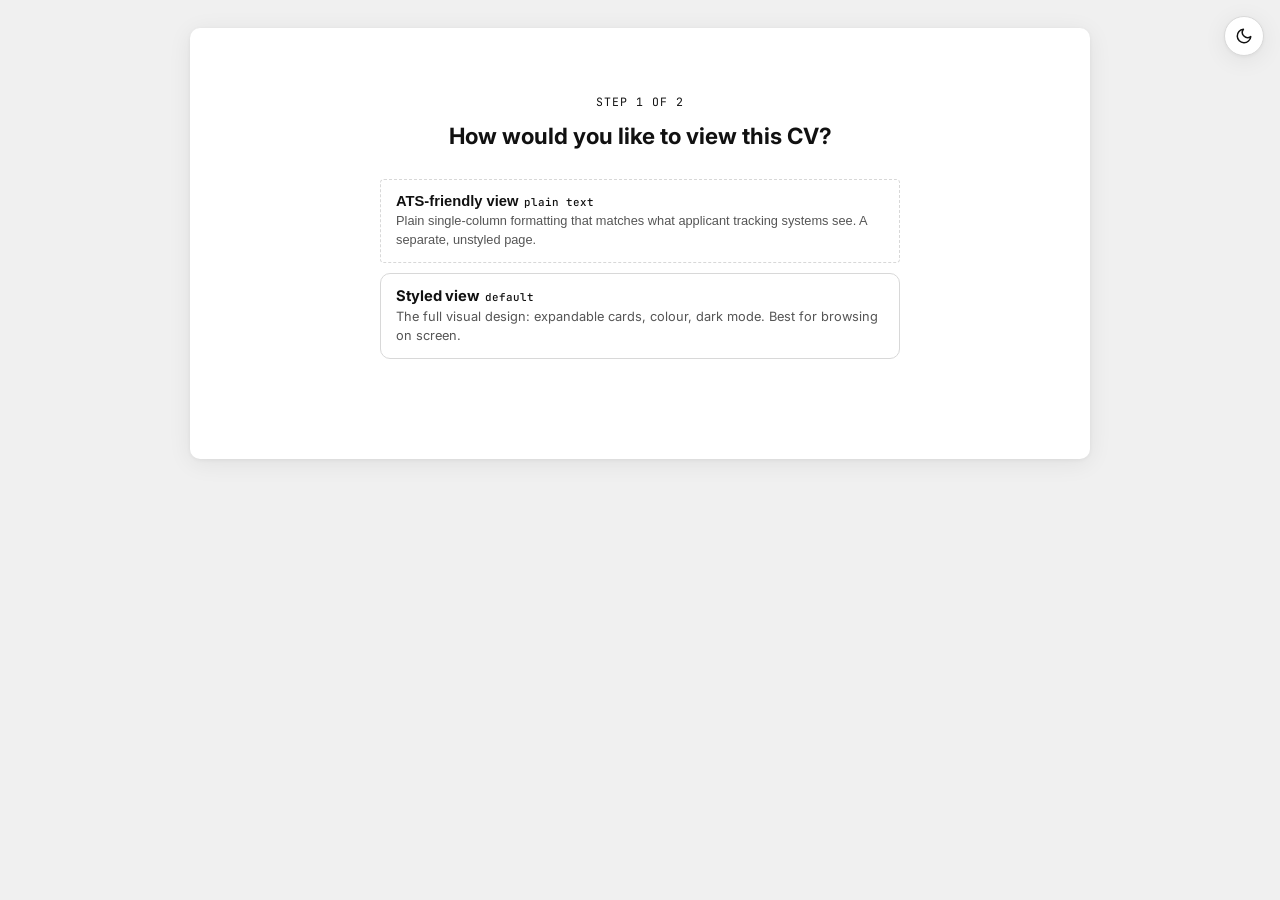
<file: index.html>
<!doctype html>
<html lang="en">
  <head>
    <meta charset="utf-8" />
    <meta name="viewport" content="width=device-width, initial-scale=1" />
    <title>Ibrahim Ahtsham CV</title>

    <!-- SEO & social preview -->
    <meta name="description" content="Full-Stack Developer · MSP Operations · IT Support & Automation" />
    <meta property="og:title" content="Ibrahim Ahtsham CV" />
    <meta property="og:description" content="Full-Stack Developer · MSP Operations · IT Support & Automation" />
    <meta property="og:type" content="website" />
    <meta property="og:url" content="https://ibrahimahtsham.github.io/CV-2026/" />
    <meta property="og:image" content="https://ibrahimahtsham.github.io/CV-2026/images/profile-photo.jpg" />

    <!-- Favicon -->
    <link rel="icon" type="image/svg+xml" href="images/favicon.svg" />

    <link rel="preconnect" href="https://fonts.googleapis.com" />
    <link rel="preconnect" href="https://fonts.gstatic.com" crossorigin />
    <link href="https://fonts.googleapis.com/css2?family=Inter:wght@400;500;600;700&family=JetBrains+Mono:wght@400;500;600&display=swap" rel="stylesheet" />

    <link rel="stylesheet" href="css/tokens.css" />
    <link rel="stylesheet" href="css/layout.css" />
    <link rel="stylesheet" href="css/components.css" />
    <link rel="stylesheet" href="css/print.css" />
  </head>
  <body>
    <button id="dark-toggle" title="Toggle dark mode" aria-label="Toggle dark mode">
      <svg width="18" height="18" viewBox="0 0 24 24" fill="none" stroke="currentColor" stroke-width="2" stroke-linecap="round" stroke-linejoin="round"><path d="M21 12.79A9 9 0 1 1 11.21 3 7 7 0 0 0 21 12.79Z"/></svg>
    </button>
    <nav id="role-nav" aria-label="CV role filter"></nav>
    <div class="a4-wrapper">
      <header class="cv-header" id="cv-header"></header>
      <div class="cv-body" id="cv-body"></div>
    </div>

    <!-- Apply dark mode before the module loads to prevent a flash of light mode -->
    <script>
      (function () {
        var savedTheme = localStorage.getItem('cv-theme');
        var prefersDark = window.matchMedia('(prefers-color-scheme: dark)').matches;
        if (savedTheme === 'dark' || (savedTheme === null && prefersDark)) {
          document.body.classList.add('dark-mode');
          document.getElementById('dark-toggle').innerHTML =
            '<svg width="18" height="18" viewBox="0 0 24 24" fill="none" stroke="currentColor" stroke-width="2" stroke-linecap="round" stroke-linejoin="round"><circle cx="12" cy="12" r="4"/><path d="M12 2v2M12 20v2M4.93 4.93l1.41 1.41M17.66 17.66l1.41 1.41M2 12h2M20 12h2M6.34 17.66l-1.41 1.41M19.07 4.93l-1.41 1.41"/></svg>';
        }
      })();
    </script>
    <script type="module" src="js/main.js"></script>
  </body>
</html>
</file>
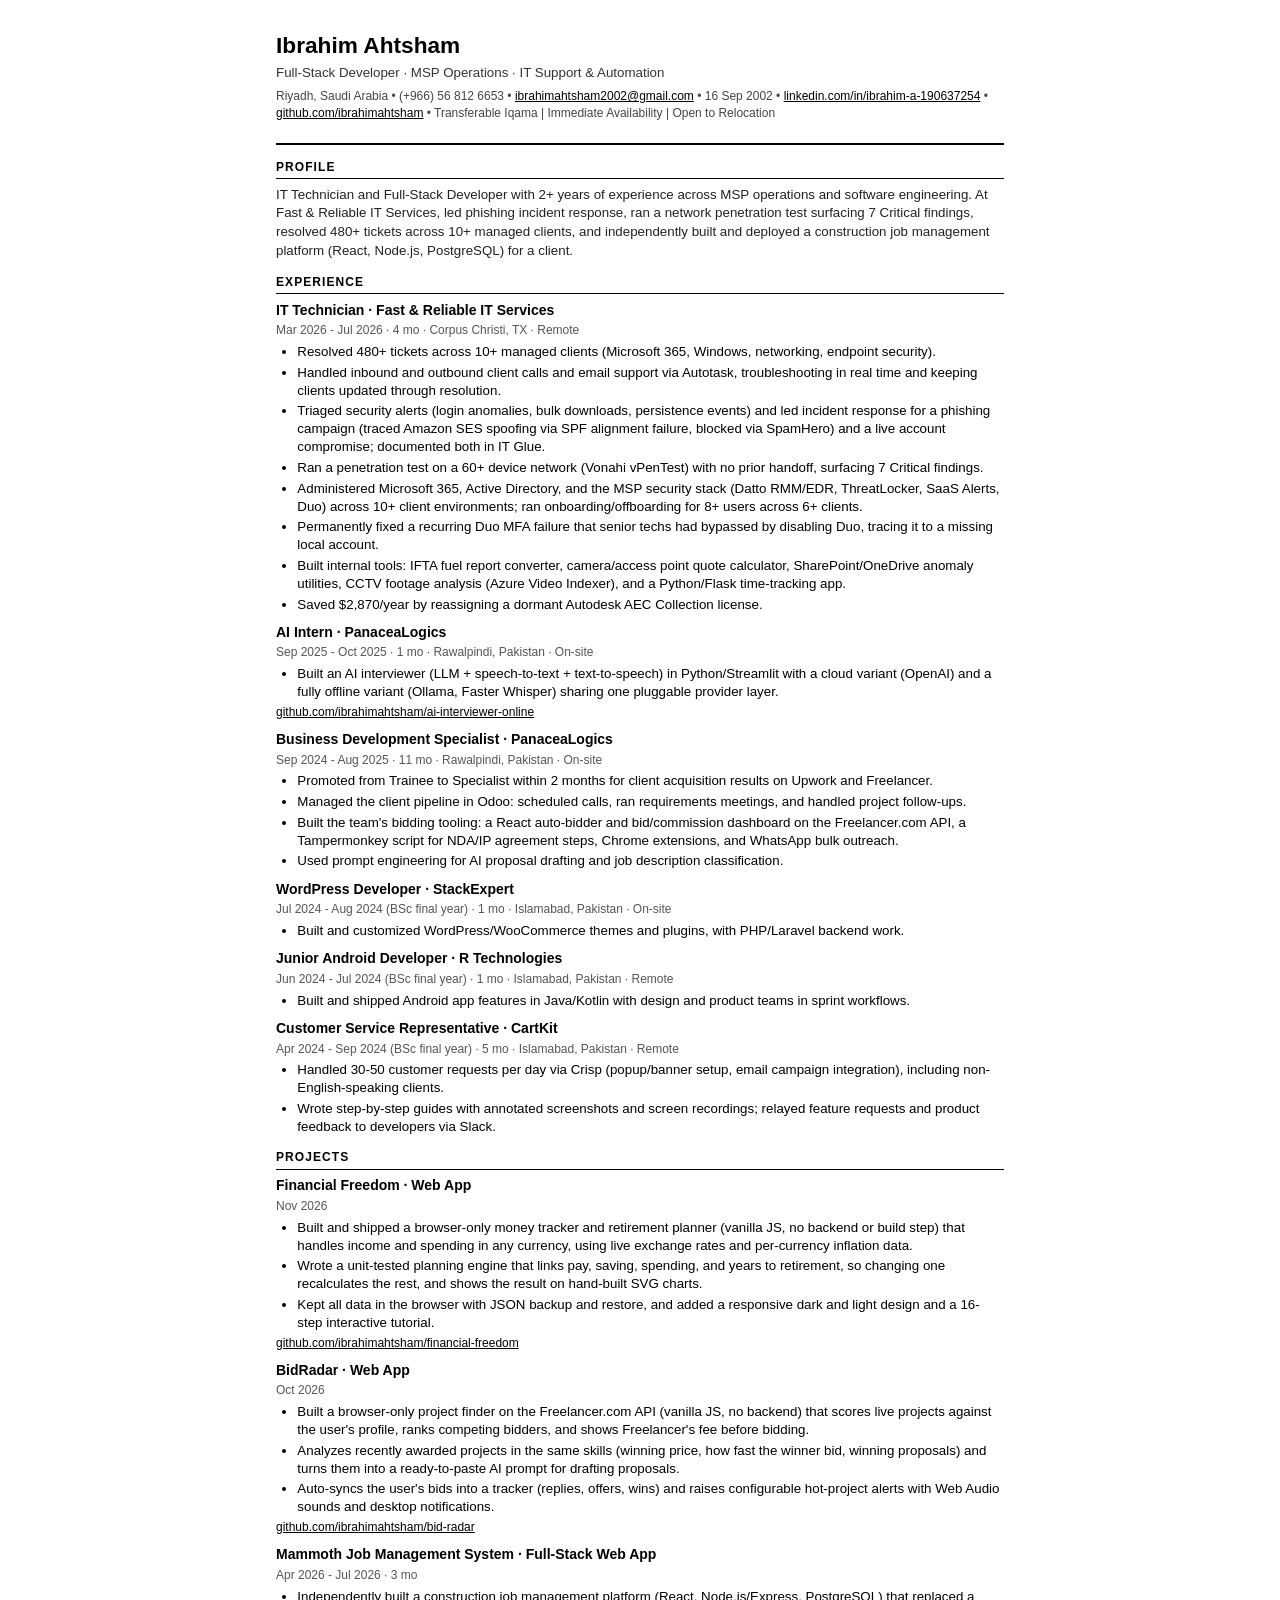
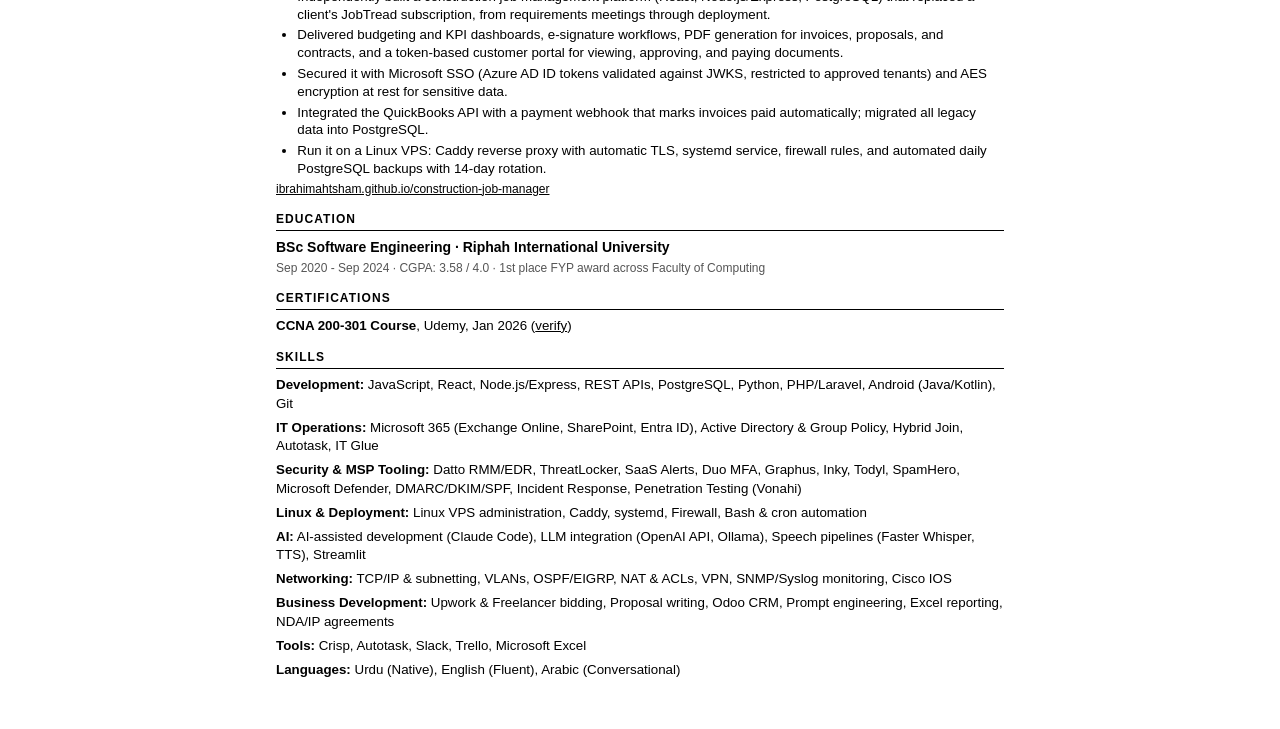
<file: ats.html>
<!doctype html>
<html lang="en">
  <head>
    <meta charset="utf-8" />
    <meta name="viewport" content="width=device-width, initial-scale=1" />
    <title>CV (ATS-friendly)</title>
    <link rel="icon" type="image/svg+xml" href="images/favicon.svg" />
    <link rel="stylesheet" href="css/ats.css" />
  </head>
  <body>
    <div id="ats-root">Loading...</div>
    <script type="module" src="js/ats.js"></script>
  </body>
</html>
</file>
<file: css/tokens.css>
/* ================================================================
   tokens.css - design tokens, dark mode, reset, base body
   ================================================================ */

:root {
  --bg: #f0f0f0;
  --paper-bg: #ffffff;
  --text: #111111;
  --text-muted: #555555;
  --accent: #111111;
  --accent-light: #ebebeb;
  --border: #d8d8d8;
  --shadow: 0 4px 24px rgba(0, 0, 0, 0.07), 0 1px 4px rgba(0, 0, 0, 0.05);
  --section-gap: 30px;
  --radius: 10px;
  --tag-bg: #f0f0f0;
  --tag-text: #333333;
  --score-bg: #e8e8e8;
  --score-text: #222222;
  --font-body: 'Inter', Arial, sans-serif;
  --font-mono: 'JetBrains Mono', 'SFMono-Regular', Consolas, monospace;
}

body.dark-mode {
  --bg: #111111;
  --paper-bg: #1c1c1c;
  --text: #eeeeee;
  --text-muted: #999999;
  --accent: #dddddd;
  --accent-light: #2a2a2a;
  --border: #333333;
  --shadow: 0 4px 24px rgba(0, 0, 0, 0.5);
  --tag-bg: #2a2a2a;
  --tag-text: #cccccc;
  --score-bg: #2a2a2a;
  --score-text: #cccccc;
}

*, *::before, *::after { box-sizing: border-box; margin: 0; padding: 0; }

/* color-scheme needs to resolve on the root element for the outer/viewport
   scrollbar to theme correctly, but the dark-mode class lives on <body> -
   :has() lets the root pick it up reactively without a second class toggle.
   (No explicit background here: body's background already propagates to
   the viewport per the CSS spec, and --bg is only overridden on body, so
   an explicit html background here would just be stuck on the light value.) */
html { color-scheme: light; }
html:has(body.dark-mode) { color-scheme: dark; }
body.dark-mode { color-scheme: dark; }

body {
  font-family: var(--font-body);
  background: var(--bg);
  color: var(--text);
  font-size: 14px;
  line-height: 1.65;
  transition: background 0.25s, color 0.25s;
}

:focus-visible { outline: 2px solid var(--accent); outline-offset: 2px; }

@media (prefers-reduced-motion: reduce) {
  *, *::before, *::after { animation-duration: 0.01ms !important; transition-duration: 0.01ms !important; }
}
</file>
<file: css/layout.css>
/* ================================================================
   layout.css - dark toggle, A4 wrapper, header, cv-body, mobile
   ================================================================ */

/* ── Dark mode toggle ──────────────────────────────────────────── */
#dark-toggle {
  appearance: none;
  -webkit-appearance: none;
  position: fixed;
  top: 16px;
  right: 16px;
  z-index: 100;
  background: var(--paper-bg);
  border: 1.5px solid var(--border);
  color: var(--text);
  border-radius: 50%;
  width: 40px;
  height: 40px;
  cursor: pointer;
  font-size: 18px;
  display: flex;
  align-items: center;
  justify-content: center;
  box-shadow: var(--shadow);
  transition: background 0.25s, border 0.25s;
}
#dark-toggle:hover { opacity: 0.82; }

/* ── A4 wrapper ────────────────────────────────────────────────── */
.a4-wrapper {
  max-width: 900px;
  margin: 28px auto;
  background: var(--paper-bg);
  box-shadow: var(--shadow);
  border-radius: var(--radius);
  overflow: hidden;
  transition: background 0.25s, box-shadow 0.25s;
}

/* ── Header ────────────────────────────────────────────────────── */
.cv-header {
  display: grid;
  grid-template-columns: 1fr auto;
  gap: 24px;
  padding: 36px 44px 28px;
  border-bottom: 2px solid var(--text);
  background: var(--paper-bg);
  transition: background 0.25s;
}

.header-left h1 {
  font-size: 2rem;
  font-weight: 700;
  color: var(--text);
  letter-spacing: -0.5px;
  margin-bottom: 4px;
}
.header-left .subtitle {
  font-size: 0.95rem;
  font-weight: 500;
  color: var(--text-muted);
  margin-bottom: 16px;
}

.contact-grid { display: flex; flex-direction: column; gap: 6px; }
.contact-item { display: flex; align-items: center; gap: 8px; font-size: 0.88rem; color: var(--text-muted); }
.contact-item img { width: 16px; height: 16px; flex-shrink: 0; opacity: 0.7; }
body.dark-mode .contact-item img { filter: invert(1); }
.contact-item a { color: var(--text-muted); }
.contact-item a:hover { color: var(--accent); }

.meta-badges { display: flex; flex-wrap: wrap; gap: 8px; margin-top: 12px; }
.meta-badge {
  font-family: var(--font-mono);
  background: var(--accent-light);
  color: var(--accent);
  border-radius: 6px;
  padding: 3px 11px;
  font-size: 0.74rem;
  font-weight: 500;
}

.social-links { display: flex; gap: 16px; margin-top: 14px; flex-wrap: wrap; }
.social-links a { display: flex; align-items: center; gap: 6px; font-size: 0.82rem; color: var(--text-muted); font-weight: 500; }
.social-links a img { width: 16px; height: 16px; opacity: 0.7; }
body.dark-mode .social-links a img { filter: invert(1); }
.social-links a:hover { color: var(--accent); }

.header-right { display: flex; flex-direction: column; align-items: center; gap: 12px; }
.profile-photo { width: 116px; height: 152px; border-radius: 10px; object-fit: cover; border: 2px solid var(--accent-light); outline: 1px solid var(--border); box-shadow: 0 2px 10px rgba(20,24,30,0.12); }
.qr-code { width: 68px; height: 68px; border-radius: 6px; border: 1.5px solid var(--border); opacity: 0.85; transition: opacity 0.2s; }
.qr-code:hover { opacity: 1; }

/* ── Load-in ───────────────────────────────────────────────────── */
@keyframes header-rise { from { opacity: 0; transform: translateY(6px); } to { opacity: 1; transform: translateY(0); } }
.cv-header { animation: header-rise 0.4s ease both; }

/* ── CV body ───────────────────────────────────────────────────── */
.cv-body { padding: 0 44px 36px; }

.top-controls {
  display: flex;
  justify-content: flex-end;
  align-items: center;
  gap: 8px;
  margin-top: 20px;
  margin-bottom: -6px;
}

/* ── Mobile ────────────────────────────────────────────────────── */
@media (max-width: 700px) {
  .a4-wrapper { margin: 0; border-radius: 0; }
  .cv-header { grid-template-columns: 1fr; padding: 24px 20px 20px; }
  .header-right { flex-direction: row; justify-content: flex-start; }
  .cv-body { padding: 0 20px 28px; }
  #role-nav { padding: 8px 20px; }
  .header-left h1 { font-size: 1.5rem; }
  #dark-toggle { top: 8px; right: 8px; }
  .top-controls { justify-content: flex-start; }
}
</file>
<file: css/components.css>
/* ================================================================
   components.css - nav, cards, tags, skills, languages, links
   ================================================================ */

/* ── Role nav ──────────────────────────────────────────────────── */
#role-nav {
  background: var(--paper-bg);
  border-bottom: 1px solid var(--border);
  padding: 8px 44px;
  display: flex;
  align-items: center;
  gap: 6px;
  flex-wrap: wrap;
  font-size: 0.8rem;
  position: sticky;
  top: 0;
  z-index: 50;
  transition: background 0.25s, border 0.25s;
}
#role-nav .nav-label {
  color: var(--text-muted);
  font-family: var(--font-mono);
  font-weight: 500;
  font-size: 0.7rem;
  text-transform: uppercase;
  letter-spacing: 0.6px;
  margin-right: 4px;
}
.role-btn {
  background: none;
  border: 1.5px solid var(--border);
  color: var(--text-muted);
  border-radius: 6px;
  padding: 3px 12px;
  font-size: 0.76rem;
  font-family: var(--font-mono);
  font-weight: 500;
  cursor: pointer;
  transition: all 0.15s;
  text-decoration: none;
}
.role-btn:hover { border-color: var(--accent); color: var(--accent); opacity: 1; }
.role-btn.active { background: var(--accent); border-color: var(--accent); color: var(--paper-bg); }

/* ── Section headers ───────────────────────────────────────────── */
.cv-section { margin-top: var(--section-gap); }
.section-header { display: flex; align-items: baseline; gap: 10px; margin-bottom: 14px; }
.section-header h2 {
  font-size: 0.8rem;
  font-weight: 700;
  text-transform: uppercase;
  letter-spacing: 1.2px;
  color: var(--text);
  white-space: nowrap;
}
.section-header h2::before {
  content: '// ';
  font-family: var(--font-mono);
  font-weight: 500;
  color: var(--accent);
  letter-spacing: 0;
}
.section-line { flex: 1; height: 1px; background: var(--border); background-image: linear-gradient(to right, var(--border) 70%, transparent 0%); background-size: 6px 1px; }

/* ── Control buttons ───────────────────────────────────────────── */
.top-controls { flex-wrap: wrap; }
#expand-btn,
#print-btn {
  appearance: none;
  -webkit-appearance: none;
  background: none;
  border: 1.5px solid var(--border);
  color: var(--text-muted);
  border-radius: 6px;
  padding: 4px 12px;
  font-size: 0.76rem;
  font-family: var(--font-mono);
  font-weight: 500;
  cursor: pointer;
  display: inline-flex;
  align-items: center;
  gap: 6px;
  transition: all 0.15s;
  text-decoration: none;
}
#expand-btn:hover,
#print-btn:hover { border-color: var(--accent); color: var(--accent); opacity: 1; }

/* ── Intro text ────────────────────────────────────────────────── */
.intro-text { font-size: 0.92rem; color: var(--text-muted); line-height: 1.75; margin-bottom: 10px; }
.intro-text:last-child { margin-bottom: 0; }

/* ── Expandable cards ──────────────────────────────────────────── */
details {
  border: 1.5px solid var(--border);
  border-radius: var(--radius);
  margin-bottom: 10px;
  overflow: hidden;
  transition: border-color 0.2s;
}
details[open] { border-color: var(--accent); }

summary {
  cursor: pointer;
  padding: 12px 16px;
  font-weight: 600;
  font-size: 0.9rem;
  color: var(--text);
  list-style: none;
  display: flex;
  align-items: center;
  justify-content: space-between;
  gap: 8px;
  user-select: none;
  background: var(--paper-bg);
  transition: background 0.15s;
}
summary::-webkit-details-marker { display: none; }
summary::after { content: '\25B8'; color: var(--accent); font-size: 0.8rem; transition: transform 0.2s; flex-shrink: 0; }
details[open] summary::after { transform: rotate(90deg); }
summary:hover { background: var(--accent-light); }

/* Animated expand/collapse via CSS grid trick */
.details-body { display: grid !important; grid-template-rows: 0fr; overflow: hidden; transition: grid-template-rows 0.28s ease; }
details[open] > .details-body { grid-template-rows: 1fr; }
.details-body-inner { overflow: hidden; padding: 4px 16px 16px; border-top: 1px solid var(--border); }

/* ── Entry meta row ────────────────────────────────────────────── */
.entry-meta { font-family: var(--font-mono); font-size: 0.76rem; color: var(--text-muted); margin-top: 8px; margin-bottom: 8px; display: flex; align-items: center; gap: 6px; flex-wrap: wrap; }
.entry-meta .dot { color: var(--border); }

/* ── Lists ─────────────────────────────────────────────────────── */
ul { padding-left: 18px; margin-top: 8px; }
li { margin-bottom: 5px; font-size: 0.88rem; color: var(--text); line-height: 1.6; }
li::marker { color: var(--accent); }

/* ── Tag rows ──────────────────────────────────────────────────── */
.skills-label { font-family: var(--font-mono); font-size: 0.68rem; font-weight: 500; color: var(--text-muted); margin-top: 12px; margin-bottom: 6px; text-transform: uppercase; letter-spacing: 0.5px; }
.tag-row { display: flex; flex-wrap: wrap; gap: 6px; }
.tag { font-family: var(--font-mono); background: var(--tag-bg); color: var(--tag-text); border: 1px solid var(--border); border-radius: 5px; padding: 2px 9px; font-size: 0.74rem; font-weight: 500; white-space: nowrap; }

/* ── Core badges ───────────────────────────────────────────────── */
.core-competencies { display: flex; flex-wrap: wrap; gap: 8px; margin-bottom: 18px; }
.core-badge { background: var(--accent); color: var(--paper-bg); border-radius: 6px; padding: 5px 13px; font-size: 0.8rem; font-weight: 600; }

/* ── Score badge & cert helpers ────────────────────────────────── */
.score-badge { display: inline-block; font-family: var(--font-mono); background: var(--score-bg); color: var(--score-text); font-size: 0.74rem; font-weight: 600; border-radius: 5px; padding: 2px 8px; margin-left: 6px; }
.cert-score { font-size: 0.85rem; margin-top: 6px; }
.cert-link  { margin-top: 6px; font-size: 0.82rem; }
.edu-link   { margin-top: 8px; font-size: 0.82rem; }

/* ── Language entries ──────────────────────────────────────────── */
.lang-entries { display: flex; flex-direction: column; gap: 12px; }
.lang-entry { display: flex; align-items: center; justify-content: space-between; }
.lang-name { font-weight: 600; font-size: 0.9rem; }
.lang-level { font-family: var(--font-mono); font-size: 0.74rem; color: var(--accent); font-weight: 500; background: var(--accent-light); padding: 2px 9px; border-radius: 5px; }
.lang-desc { font-size: 0.82rem; color: var(--text-muted); margin-top: 2px; }

/* ── Repo link & highlights ────────────────────────────────────── */
.repo-link { font-size: 0.82rem; margin-top: 10px; }
.highlight-list { padding-left: 18px; margin-top: 6px; }
.highlight-list li { font-size: 0.88rem; color: var(--text); }

/* ── Links: plain ink color, always underlined, never blue ───────── */
a { color: var(--text); text-decoration: underline; font-weight: 500; }
a:hover { opacity: 0.7; }

/* ── Unknown role notice ───────────────────────────────────────── */
.role-unknown-notice {
  background: var(--accent-light);
  color: var(--accent);
  border: 1.5px solid var(--accent);
  padding: 8px 12px;
  border-radius: var(--radius);
  font-size: 0.85rem;
  margin-top: 16px;
}

/* ── Landing picker: full-page view/role screens (not a modal) ──── */
.picker-screen {
  max-width: 560px;
  margin: 64px auto;
  padding: 0 20px;
  animation: header-rise 0.35s ease both;
}
.picker-eyebrow {
  font-family: var(--font-mono);
  font-size: 0.72rem;
  color: var(--accent);
  text-transform: uppercase;
  letter-spacing: 1px;
  margin-bottom: 10px;
  text-align: center;
}
.picker-title {
  font-size: 1.4rem;
  font-weight: 700;
  color: var(--text);
  text-align: center;
  margin-bottom: 28px;
  line-height: 1.35;
}
.picker-options { display: flex; flex-direction: column; gap: 10px; }
.picker-back {
  appearance: none;
  -webkit-appearance: none;
  display: block;
  margin: 18px auto 0;
  background: none;
  border: none;
  color: var(--text-muted);
  font-family: var(--font-body);
  font-size: 0.85rem;
  cursor: pointer;
  padding: 6px 10px;
}
.picker-back:hover { color: var(--accent); }
.mode-option {
  appearance: none;
  -webkit-appearance: none;
  display: flex;
  flex-direction: column;
  align-items: flex-start;
  gap: 3px;
  text-align: left;
  background: var(--paper-bg);
  color: inherit;
  border: 1.5px solid var(--border);
  border-radius: 10px;
  padding: 13px 15px;
  cursor: pointer;
  transition: all 0.15s;
  font-family: var(--font-body);
}
.mode-option:hover { border-color: var(--accent); background: var(--accent-light); }
.mode-option-title { font-size: 0.92rem; font-weight: 700; color: var(--text); }

/* The ATS option previews its own look: plain system font, square-ish
   corners, dashed border - a visual hint that this is the unstyled view. */
.mode-option-plain {
  font-family: Arial, Helvetica, sans-serif;
  border-style: dashed;
  border-radius: 4px;
}
.mode-option-plain .mode-option-title,
.mode-option-plain .mode-option-desc { font-family: Arial, Helvetica, sans-serif; }
.mode-option-plain .mono-tag { font-family: 'SFMono-Regular', Consolas, monospace; }
.mode-option-plain:hover { border-style: solid; }
.mode-option-title .mono-tag { font-family: var(--font-mono); font-size: 0.68rem; color: var(--accent); font-weight: 500; margin-left: 6px; }
.mode-option-desc { font-size: 0.8rem; color: var(--text-muted); line-height: 1.45; }
</file>
<file: css/print.css>
/* ================================================================
   print.css - Ctrl+P: clean, professional, ATS-friendly A4 output
   ================================================================ */

@media print {
  @page { size: A4 portrait; margin: 16mm 14mm; }

  #dark-toggle, #expand-btn, #print-btn, #role-nav { display: none !important; }
  .header-right { display: none !important; }

  body { font-family: Arial, Helvetica, sans-serif !important; font-size: 10.5pt !important; line-height: 1.45 !important; color: #000 !important; background: #fff !important; }

  .a4-wrapper { box-shadow: none !important; border-radius: 0 !important; margin: 0 !important; max-width: 100% !important; overflow: visible !important; }
  .cv-header { background: #fff !important; border-bottom: 1.5pt solid #000 !important; padding: 0 0 10pt 0 !important; grid-template-columns: 1fr !important; }
  .cv-body { padding: 0 !important; }
  .top-controls { display: none !important; }

  * { color: #000 !important; background: transparent !important; border-color: #ccc !important; box-shadow: none !important; text-shadow: none !important; transition: none !important; }

  a { color: #000 !important; text-decoration: underline !important; }
  a[href]::after { content: " (" attr(href) ")"; font-size: 7.5pt; color: #444 !important; font-style: italic; }
  a[href^="mailto"]::after, a[href^="tel"]::after, a[href="#"]::after { content: none; }

  .tag, .meta-badge, .core-badge, .lang-level { background: transparent !important; border: 0.5pt solid #999 !important; color: #000 !important; border-radius: 3pt !important; padding: 1pt 5pt !important; font-size: 7.5pt !important; }
  .score-badge { background: transparent !important; border: 0.5pt solid #666 !important; color: #000 !important; border-radius: 3pt !important; padding: 1pt 5pt !important; font-size: 7.5pt !important; }

  .section-header h2 { color: #000 !important; font-size: 8.5pt !important; letter-spacing: 0.8pt; }
  .section-header h2::before { content: none !important; }
  .section-line { background: #000 !important; height: 0.75pt !important; background-image: none !important; }
  li::marker { color: #000 !important; }

  details { border: 0.5pt solid #ccc !important; margin-bottom: 5pt !important; border-radius: 0 !important; page-break-inside: avoid; break-inside: avoid; }
  details > *:not(summary) { display: block !important; }
  summary { background: transparent !important; font-size: 9.5pt !important; font-weight: bold !important; padding: 4pt 4pt !important; border-bottom: 0.5pt solid #ddd !important; }
  summary::after { display: none !important; }

  .details-body { display: block !important; grid-template-rows: unset !important; overflow: visible !important; }
  .details-body-inner { overflow: visible !important; padding: 2pt 4pt 6pt !important; }

  .cv-section { page-break-before: auto; break-before: auto; }
  .lang-entries { gap: 6pt !important; }
  .header-left h1 { font-size: 18pt !important; color: #000 !important; }
  .header-left .subtitle { font-size: 10pt !important; color: #333 !important; }
  .contact-item { font-size: 9pt !important; color: #333 !important; }
  img { filter: none !important; }
}
</file>
<file: css/ats.css>
/* ================================================================
   ats.css - stylesheet for ats.html, the ATS-friendly view.

   Deliberately not derived from the site's tokens/theme: fixed
   black-on-white, system fonts, no accent color, no dark mode. This
   page has no JS state beyond reading ?role= and ?print=1 from its
   own URL - every load renders fresh.
   ================================================================ */

*, *::before, *::after { box-sizing: border-box; margin: 0; padding: 0; }

html, body { background: #ffffff; }

body {
  font-family: Arial, Helvetica, sans-serif;
  font-size: 10pt;
  line-height: 1.4;
  color: #000000;
}

@page { size: A4 portrait; margin: 12mm 15mm; }

@media screen {
  body { max-width: 800px; margin: 0 auto; padding: 30px 36px 44px; }
}

h1 { font-size: 17pt; font-weight: bold; margin-bottom: 2pt; }
.subtitle { font-size: 10pt; color: #333333; margin-bottom: 4pt; }
.contacts { font-size: 9pt; color: #444444; margin-bottom: 8pt; }
.cv-header { border-bottom: 1.5pt solid #000; padding-bottom: 8pt; }

h2 {
  font-size: 9pt;
  font-weight: bold;
  text-transform: uppercase;
  letter-spacing: 0.8pt;
  border-bottom: 0.75pt solid #000;
  padding-bottom: 2pt;
  margin: 10pt 0 5pt;
  break-after: avoid;
}

.intro p { font-size: 10pt; line-height: 1.4; margin-bottom: 5pt; color: #222222; }

.entry { margin-bottom: 7pt; }
.entry-title { font-weight: bold; font-size: 10.5pt; }
.entry-meta { font-size: 9pt; color: #555555; margin: 1.5pt 0; }

ul { margin: 3pt 0 2pt 16pt; }
li { font-size: 10pt; line-height: 1.35; margin-bottom: 2pt; }

.tech { font-size: 9pt; color: #555555; margin-top: 2pt; }
.skills-cat { font-size: 10pt; margin-bottom: 4pt; }

a { color: #000000; text-decoration: underline; }
</file>
